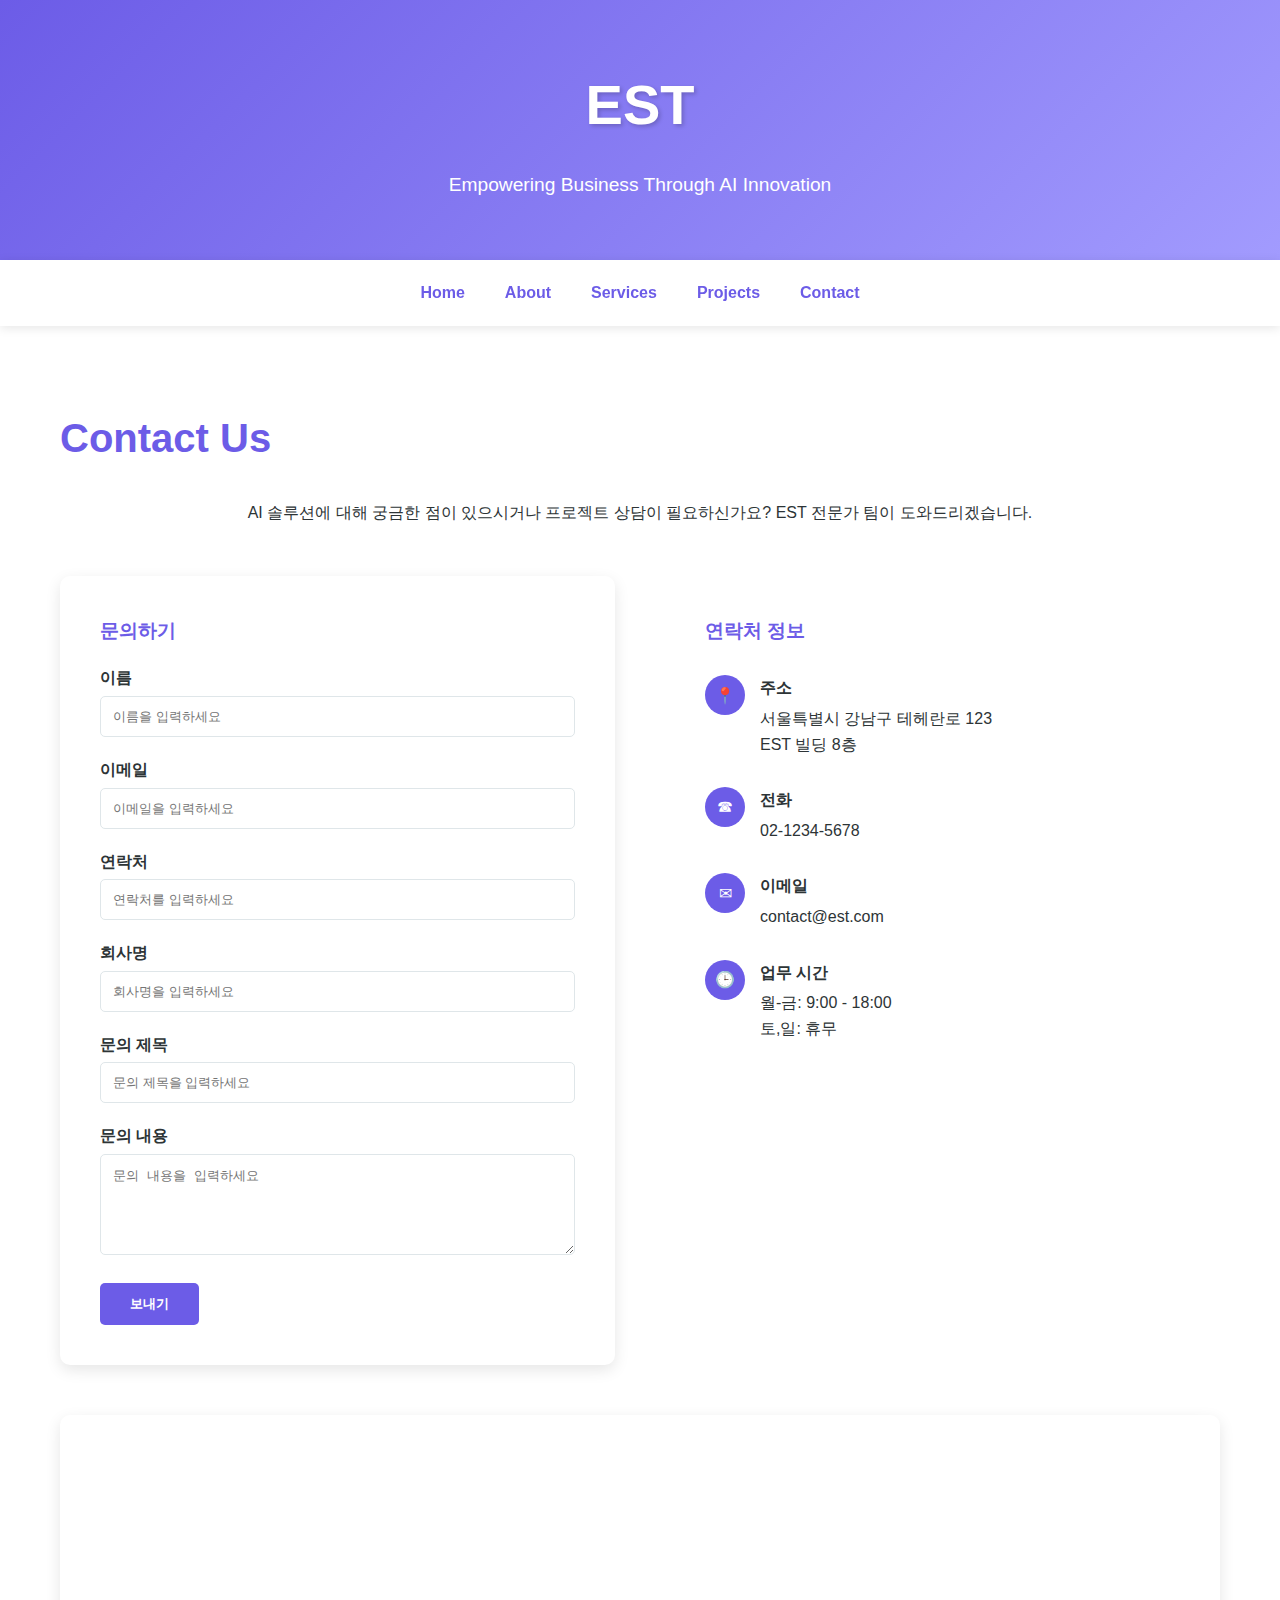
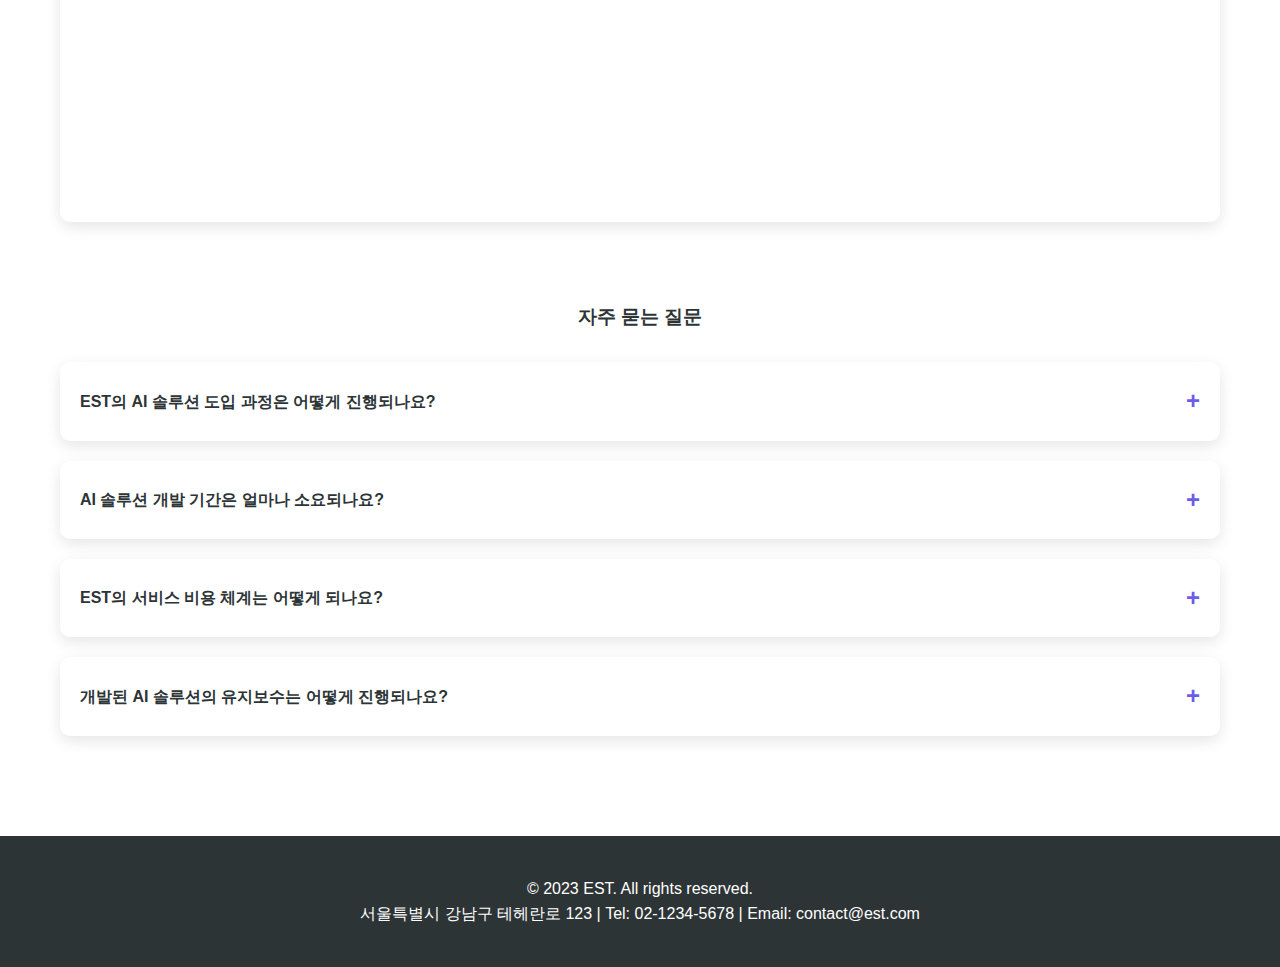
<file: contact.html>
<!DOCTYPE html>
<html lang="ko">

<head>
    <meta charset="UTF-8">
    <meta name="viewport" content="width=device-width, initial-scale=1.0">
    <title>EST - Contact Us</title>
    <style>
        :root {
            --main-color: #6c5ce7;
            --secondary-color: #a29bfe;
            --dark-color: #2d3436;
            --light-color: #dfe6e9;
            --transition: all 0.3s ease
        }

        * {
            margin: 0;
            padding: 0;
            box-sizing: border-box
        }

        body {
            font-family: 'Segoe UI', Tahoma, Geneva, Verdana, sans-serif;
            line-height: 1.6;
            color: var(--dark-color)
        }

        header {
            background: linear-gradient(135deg, var(--main-color), var(--secondary-color));
            color: white;
            padding: 60px 20px;
            text-align: center
        }

        header h1 {
            font-size: 3.5em;
            margin-bottom: 20px;
            text-shadow: 2px 2px 4px rgba(0, 0, 0, 0.2)
        }

        header p {
            font-size: 1.2em;
            max-width: 600px;
            margin: 0 auto
        }

        nav {
            background: white;
            padding: 20px;
            box-shadow: 0 2px 10px rgba(0, 0, 0, 0.1);
            position: sticky;
            top: 0;
            z-index: 100;
            display: flex;
            justify-content: center
        }

        nav a {
            color: var(--main-color);
            text-decoration: none;
            margin: 0 20px;
            font-weight: 600;
            transition: var(--transition)
        }

        nav a:hover {
            color: var(--secondary-color)
        }

        section {
            padding: 80px 20px;
            max-width: 1200px;
            margin: 0 auto
        }

        section h2 {
            font-size: 2.5em;
            margin-bottom: 30px;
            color: var(--main-color)
        }

        footer {
            background: var(--dark-color);
            color: white;
            padding: 40px 20px;
            text-align: center
        }

        .contact-intro {
            text-align: center;
            margin-bottom: 50px
        }

        .contact-intro p {
            max-width: 800px;
            margin: 0 auto
        }

        .contact-container {
            display: grid;
            grid-template-columns: 1fr 1fr;
            gap: 50px;
            margin-top: 40px
        }

        .contact-form {
            background: white;
            padding: 40px;
            border-radius: 10px;
            box-shadow: 0 5px 15px rgba(0, 0, 0, 0.1)
        }

        .contact-form h3 {
            color: var(--main-color);
            margin-bottom: 20px
        }

        .form-group {
            margin-bottom: 20px
        }

        .form-group label {
            display: block;
            margin-bottom: 5px;
            font-weight: 600
        }

        .form-control {
            width: 100%;
            padding: 12px;
            border: 1px solid var(--light-color);
            border-radius: 5px;
            transition: var(--transition)
        }

        .form-control:focus {
            outline: none;
            border-color: var(--main-color)
        }

        .submit-btn {
            background: var(--main-color);
            color: white;
            padding: 12px 30px;
            border: none;
            border-radius: 5px;
            cursor: pointer;
            font-weight: 600;
            transition: var(--transition)
        }

        .submit-btn:hover {
            background: var(--secondary-color);
            transform: translateY(-3px)
        }

        .contact-info {
            padding: 40px
        }

        .contact-info h3 {
            color: var(--main-color);
            margin-bottom: 30px
        }

        .info-item {
            display: flex;
            align-items: flex-start;
            margin-bottom: 30px
        }

        .info-icon {
            background: var(--main-color);
            color: white;
            width: 40px;
            height: 40px;
            border-radius: 50%;
            display: flex;
            align-items: center;
            justify-content: center;
            margin-right: 15px;
            flex-shrink: 0
        }

        .info-text h4 {
            margin-bottom: 5px
        }

        .map-container {
            margin-top: 50px;
            border-radius: 10px;
            overflow: hidden;
            box-shadow: 0 5px 15px rgba(0, 0, 0, 0.1)
        }

        .map-container iframe {
            width: 100%;
            height: 400px;
            border: none
        }

        .faq-section {
            margin-top: 80px
        }

        .faq-container {
            margin-top: 30px
        }

        .faq-item {
            background: white;
            border-radius: 10px;
            box-shadow: 0 5px 15px rgba(0, 0, 0, 0.1);
            margin-bottom: 20px;
            overflow: hidden
        }

        .faq-question {
            padding: 20px;
            font-weight: 600;
            cursor: pointer;
            display: flex;
            justify-content: space-between;
            align-items: center
        }

        .faq-question::after {
            content: '+';
            font-size: 1.5em;
            color: var(--main-color)
        }

        .faq-answer {
            padding: 0 20px 20px;
            display: none
        }

        .active .faq-question::after {
            content: '-'
        }

        .active .faq-answer {
            display: block
        }

        @media (max-width:768px) {
            header h1 {
                font-size: 2.5em
            }

            nav {
                padding: 15px;
                flex-wrap: wrap
            }

            nav a {
                margin: 5px 10px
            }

            section {
                padding: 40px 20px
            }

            .contact-container {
                grid-template-columns: 1fr
            }
        }
    </style>
</head>

<body>
    <header>
        <h1>EST</h1>
        <p>Empowering Business Through AI Innovation</p>
    </header>
    <nav><a href="index.html">Home</a><a href="about.html">About</a><a href="services.html">Services</a><a
            href="projects.html">Projects</a><a href="contact.html">Contact</a></nav>
    <section>
        <h2>Contact Us</h2>
        <div class="contact-intro">
            <p>AI 솔루션에 대해 궁금한 점이 있으시거나 프로젝트 상담이 필요하신가요? EST 전문가 팀이 도와드리겠습니다.</p>
        </div>
        <div class="contact-container">
            <div class="contact-form">
                <h3>문의하기</h3>
                <form>
                    <div class="form-group"><label for="name">이름</label><input type="text" id="name"
                            class="form-control" placeholder="이름을 입력하세요" required></div>
                    <div class="form-group"><label for="email">이메일</label><input type="email" id="email"
                            class="form-control" placeholder="이메일을 입력하세요" required></div>
                    <div class="form-group"><label for="phone">연락처</label><input type="tel" id="phone"
                            class="form-control" placeholder="연락처를 입력하세요"></div>
                    <div class="form-group"><label for="company">회사명</label><input type="text" id="company"
                            class="form-control" placeholder="회사명을 입력하세요"></div>
                    <div class="form-group"><label for="subject">문의 제목</label><input type="text" id="subject"
                            class="form-control" placeholder="문의 제목을 입력하세요" required></div>
                    <div class="form-group"><label for="message">문의 내용</label><textarea id="message"
                            class="form-control" rows="5" placeholder="문의 내용을 입력하세요" required></textarea></div><button
                        type="submit" class="submit-btn">보내기</button>
                </form>
            </div>
            <div class="contact-info">
                <h3>연락처 정보</h3>
                <div class="info-item">
                    <div class="info-icon">&#128205;</div>
                    <div class="info-text">
                        <h4>주소</h4>
                        <p>서울특별시 강남구 테헤란로 123<br>EST 빌딩 8층</p>
                    </div>
                </div>
                <div class="info-item">
                    <div class="info-icon">&#9742;</div>
                    <div class="info-text">
                        <h4>전화</h4>
                        <p>02-1234-5678</p>
                    </div>
                </div>
                <div class="info-item">
                    <div class="info-icon">&#9993;</div>
                    <div class="info-text">
                        <h4>이메일</h4>
                        <p>contact@est.com</p>
                    </div>
                </div>
                <div class="info-item">
                    <div class="info-icon">&#128338;</div>
                    <div class="info-text">
                        <h4>업무 시간</h4>
                        <p>월-금: 9:00 - 18:00<br>토,일: 휴무</p>
                    </div>
                </div>
            </div>
        </div>
        <div class="map-container"><iframe
                src="https://www.google.com/maps/embed?pb=!1m18!1m12!1m3!1d3165.3566241246275!2d127.02775231562381!3d37.49942797981065!2m3!1f0!2f0!3f0!3m2!1i1024!2i768!4f13.1!3m3!1m2!1s0x357ca15aee9ab0cb%3A0x31793fc63e0cf9d3!2s123%20Teheran-ro%2C%20Gangnam-gu%2C%20Seoul!5e0!3m2!1sen!2skr!4v1620120354000!5m2!1sen!2skr"
                allowfullscreen="" loading="lazy"></iframe></div>
        <div class="faq-section">
            <h3 style="text-align:center;margin-bottom:30px">자주 묻는 질문</h3>
            <div class="faq-container">
                <div class="faq-item">
                    <div class="faq-question">EST의 AI 솔루션 도입 과정은 어떻게 진행되나요?</div>
                    <div class="faq-answer">
                        <p>일반적으로 초기 상담, 요구사항 분석, 솔루션 설계, 개발, 테스트, 구현 및 적용, 사후 관리 단계로 진행됩니다. 각 단계는 클라이언트와의 긴밀한 협업을 통해
                            진행되며, 프로젝트의 특성에 따라 일부 조정될 수 있습니다.</p>
                    </div>
                </div>
                <div class="faq-item">
                    <div class="faq-question">AI 솔루션 개발 기간은 얼마나 소요되나요?</div>
                    <div class="faq-answer">
                        <p>프로젝트의 규모와 복잡성에 따라 다르지만, 일반적으로 소규모 프로젝트는 2-3개월, 중대형 프로젝트는 4-12개월 정도 소요됩니다. 정확한 일정은 초기 상담 및
                            요구사항 분석 후 결정됩니다.</p>
                    </div>
                </div>
                <div class="faq-item">
                    <div class="faq-question">EST의 서비스 비용 체계는 어떻게 되나요?</div>
                    <div class="faq-answer">
                        <p>프로젝트의 규모, 복잡성, 기간에 따라 비용이 결정됩니다. 일반적으로 초기 개발 비용과 유지보수 비용으로 구분되며, 상세한 비용 견적은 요구사항 분석 후 제공해
                            드립니다.</p>
                    </div>
                </div>
                <div class="faq-item">
                    <div class="faq-question">개발된 AI 솔루션의 유지보수는 어떻게 진행되나요?</div>
                    <div class="faq-answer">
                        <p>EST는 솔루션 구현 후 정기적인 모니터링, 성능 최적화, 문제 해결 등의 유지보수 서비스를 제공합니다. 유지보수 계약을 통해 지속적인 기술 지원 및 업데이트를
                            보장받으실 수 있습니다.</p>
                    </div>
                </div>
            </div>
        </div>
    </section>
    <footer>
        <p>&copy; 2023 EST. All rights reserved.</p>
        <p>서울특별시 강남구 테헤란로 123 | Tel: 02-1234-5678 | Email: contact@est.com</p>
    </footer>
    <script>document.addEventListener('DOMContentLoaded', function () { const faqItems = document.querySelectorAll('.faq-item'); faqItems.forEach(item => { const question = item.querySelector('.faq-question'); question.addEventListener('click', () => { item.classList.toggle('active'); }) }); });</script>
</body>

</html>
</file>
